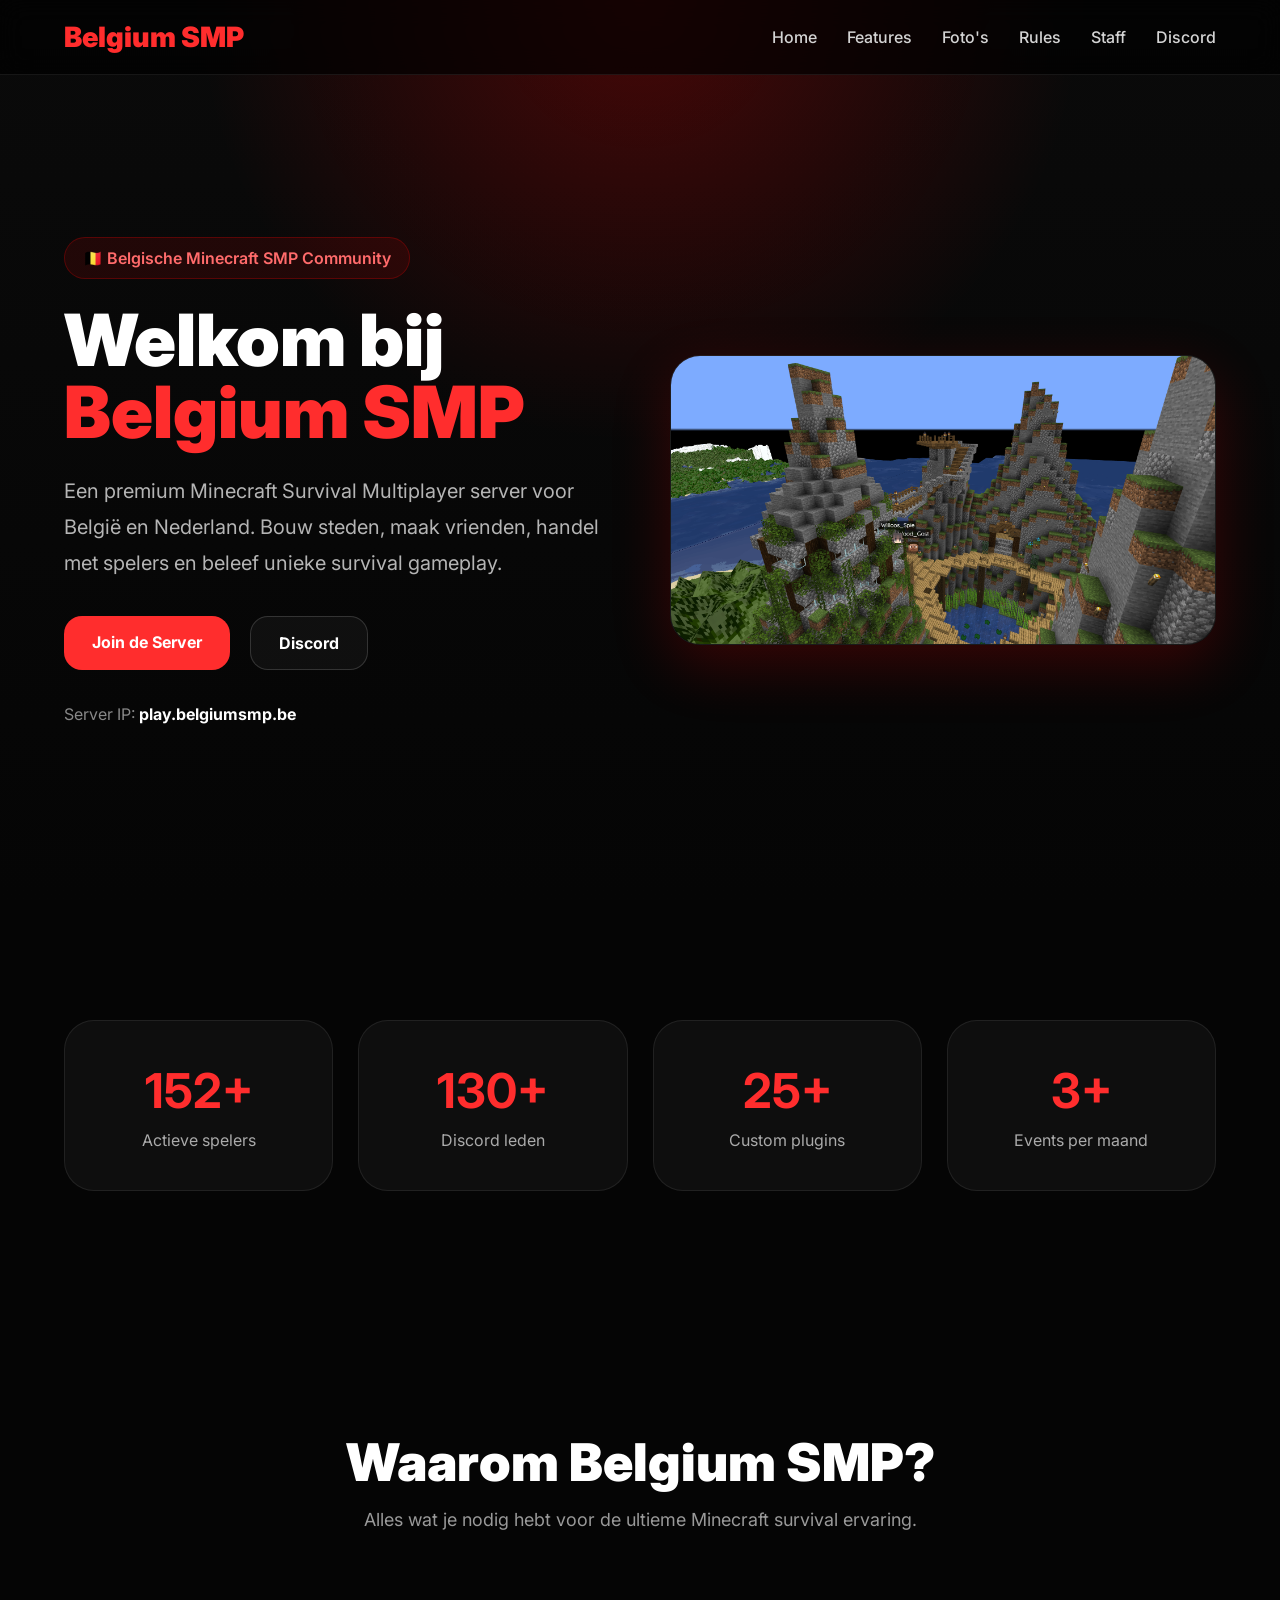
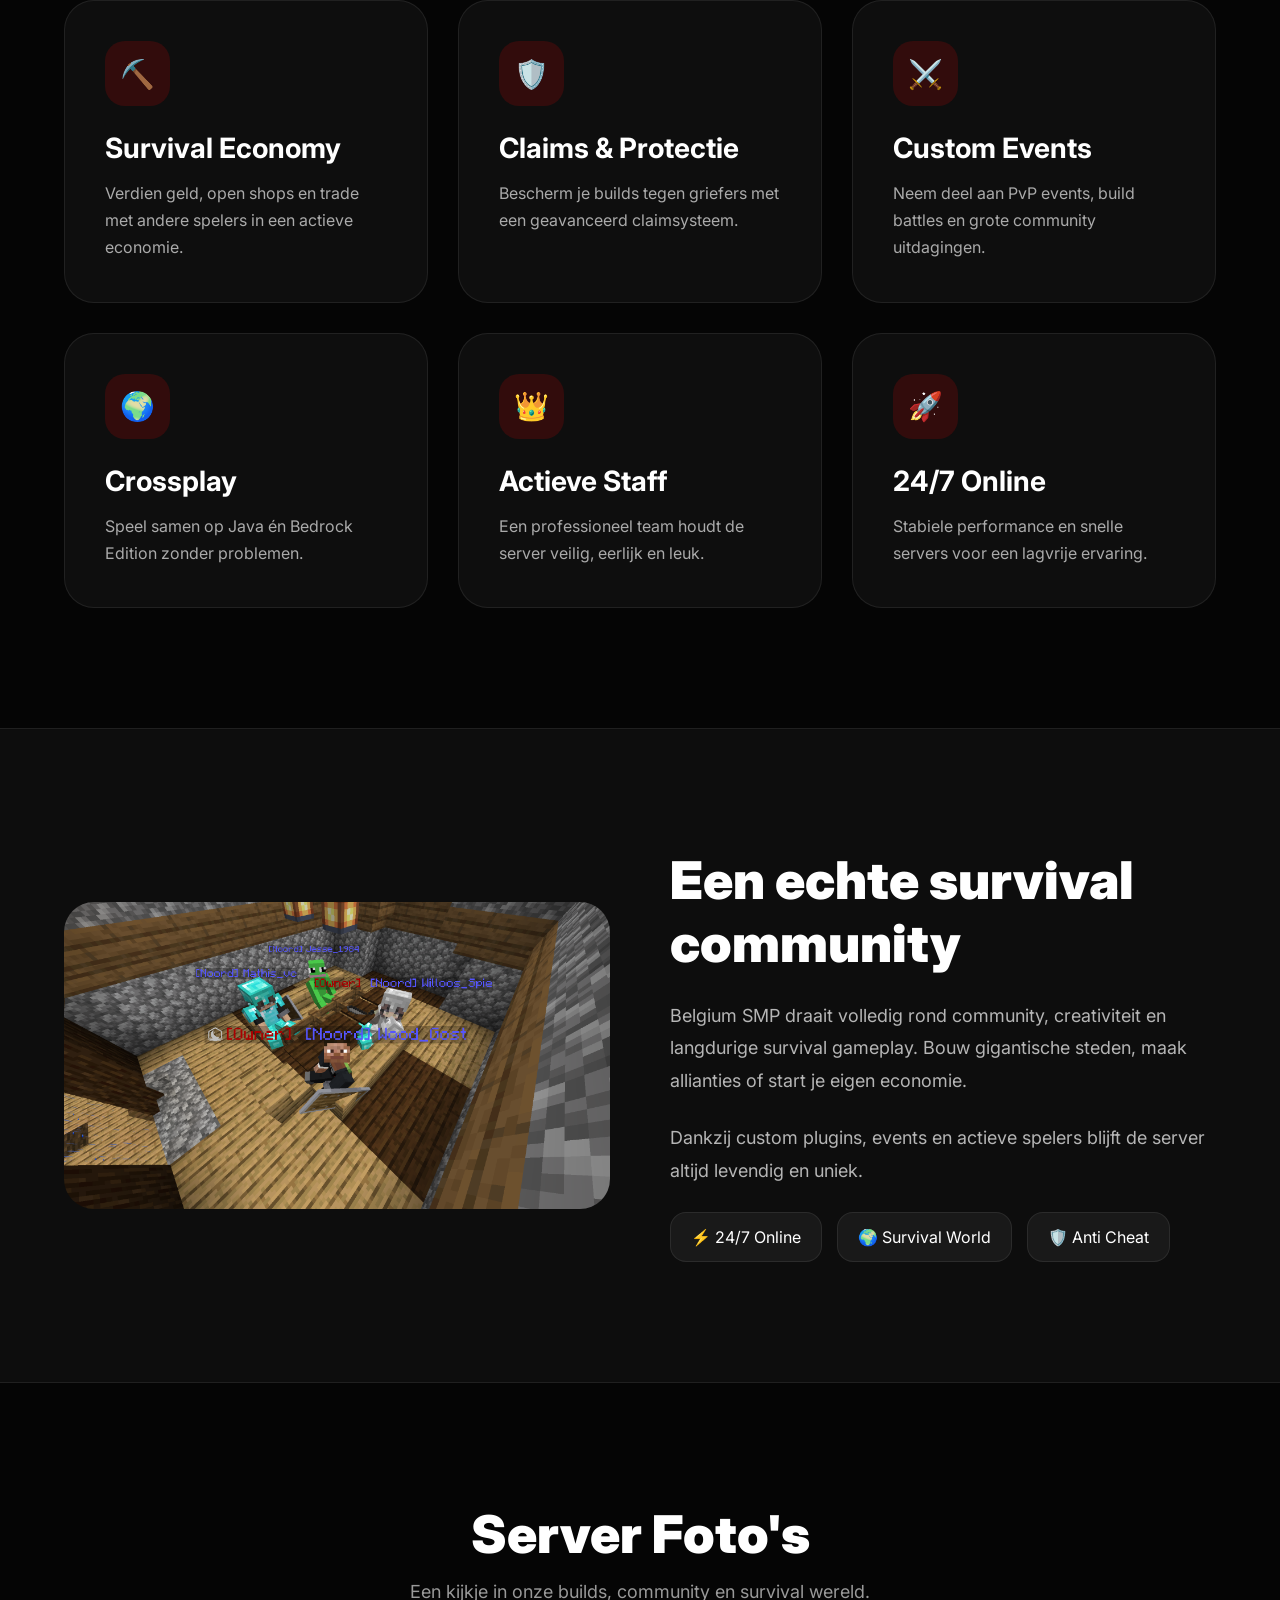
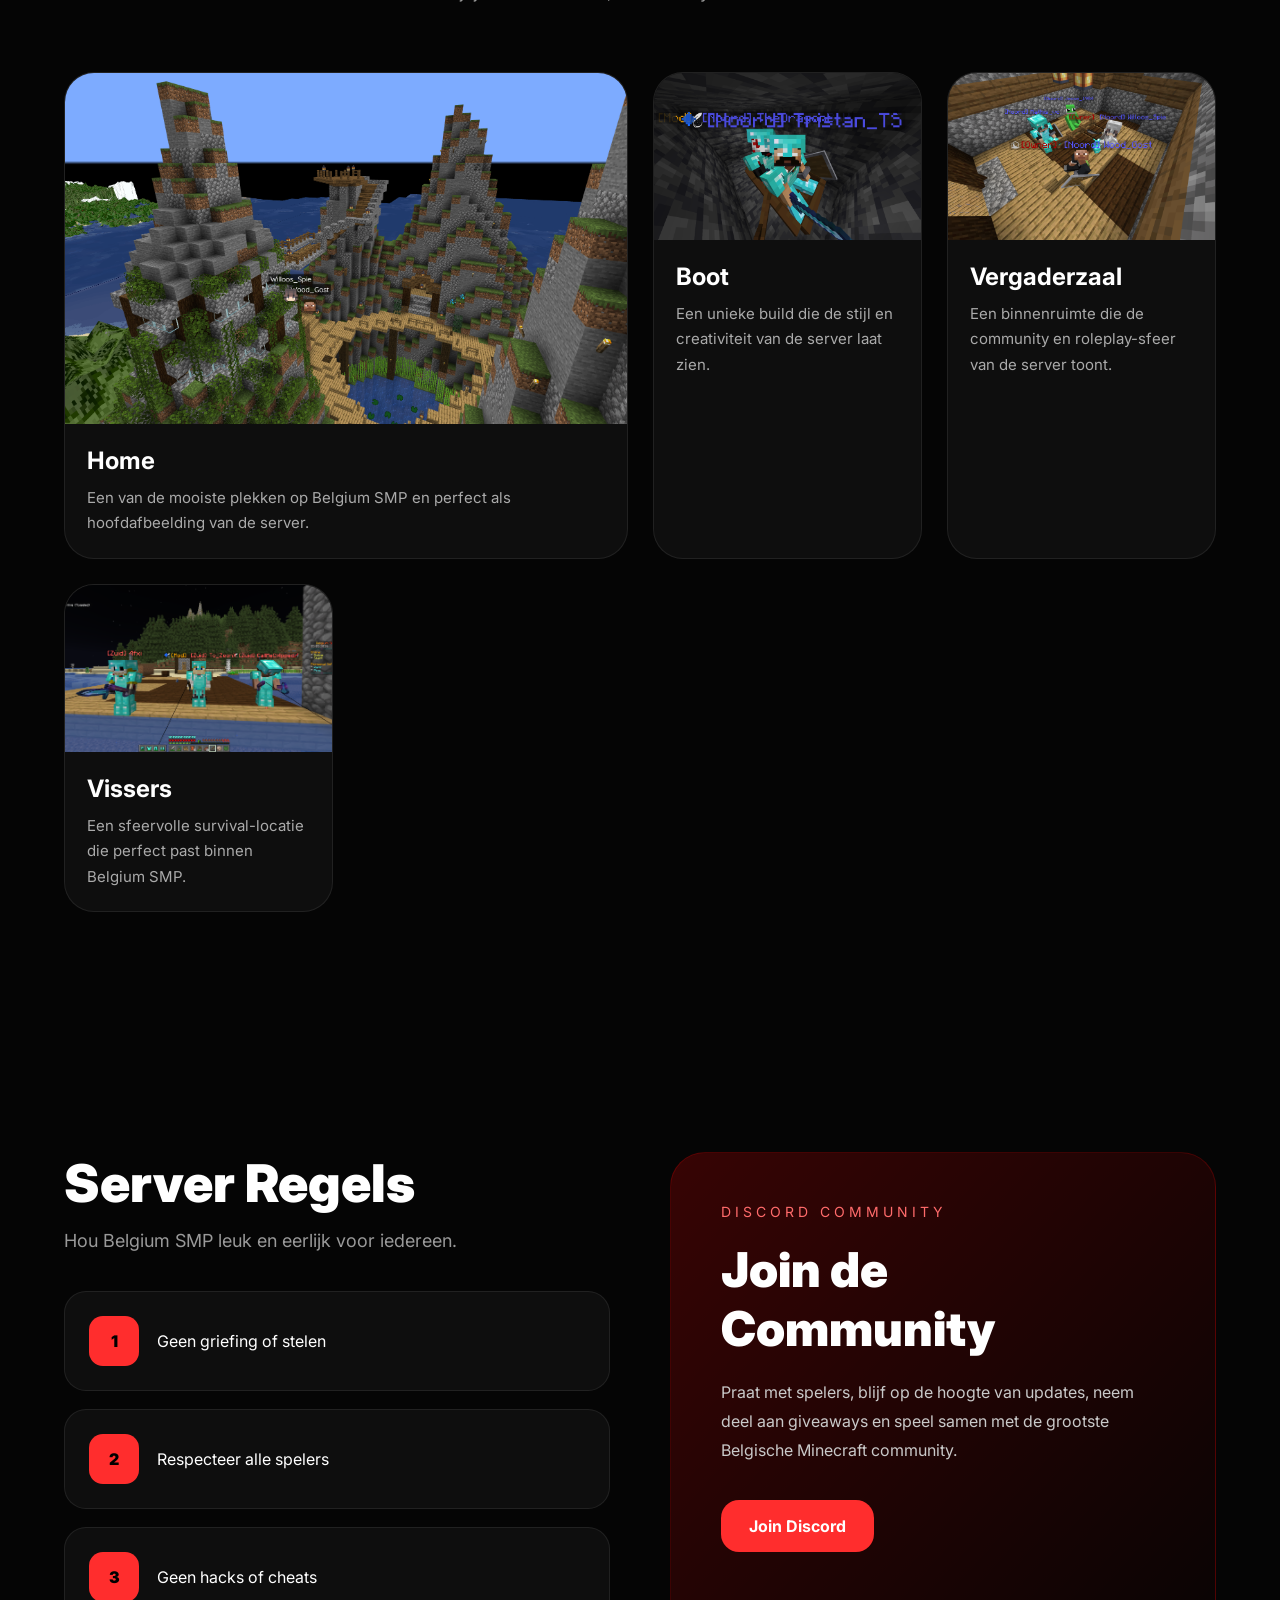
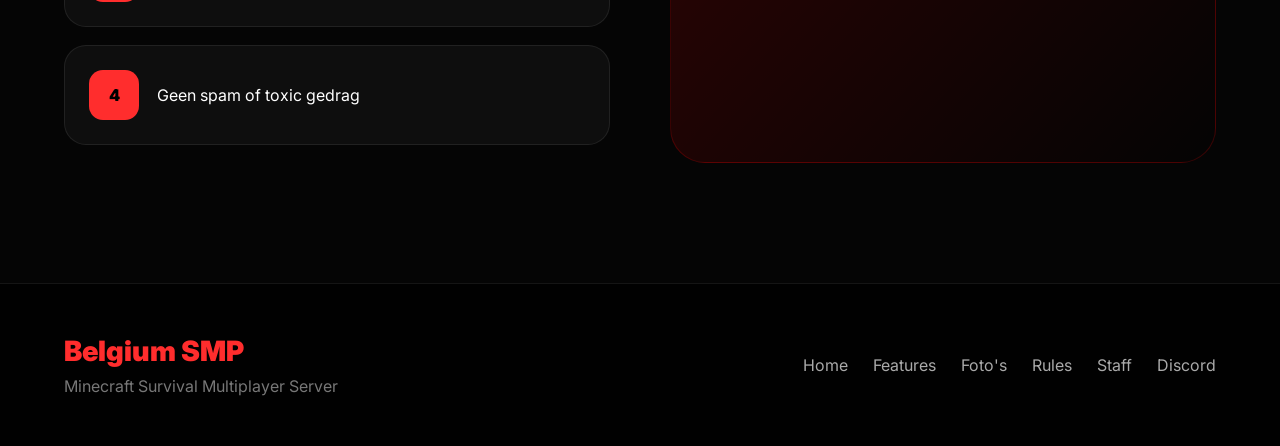
<file: index.html>
<!DOCTYPE html>
<html lang="nl">
<head>
  <meta charset="UTF-8" />
  <meta name="viewport" content="width=device-width, initial-scale=1.0" />
  <title>Belgium SMP | Minecraft Survival Server</title>

  <link rel="preconnect" href="https://fonts.googleapis.com">
  <link rel="preconnect" href="https://fonts.gstatic.com" crossorigin>
  <link href="https://fonts.googleapis.com/css2?family=Inter:wght@400;500;700;800;900&display=swap" rel="stylesheet">

  <style>
    * {
      margin: 0;
      padding: 0;
      box-sizing: border-box;
    }

    html {
      scroll-behavior: smooth;
    }

    body {
      font-family: 'Inter', sans-serif;
      background: #050505;
      color: white;
      overflow-x: hidden;
    }

    body.menu-open {
      overflow: hidden;
    }

    a {
      text-decoration: none;
      color: inherit;
    }

    img {
      max-width: 100%;
      display: block;
    }

    button {
      font: inherit;
      color: inherit;
      background: none;
      border: none;
      cursor: pointer;
    }

    .container {
      width: 90%;
      max-width: 1300px;
      margin: auto;
    }

    header {
      position: fixed;
      top: 0;
      width: 100%;
      z-index: 1000;
      background: rgba(0, 0, 0, 0.7);
      backdrop-filter: blur(12px);
      border-bottom: 1px solid rgba(255, 255, 255, 0.08);
    }

    nav {
      display: flex;
      justify-content: space-between;
      align-items: center;
      padding: 20px 0;
      gap: 20px;
    }

    .logo {
      font-size: 28px;
      font-weight: 900;
      color: #ff2d2d;
      flex-shrink: 0;
    }

    .nav-links {
      display: flex;
      gap: 30px;
      color: #d4d4d4;
      font-weight: 500;
      flex-wrap: wrap;
      align-items: center;
    }

    .nav-links a:hover {
      color: white;
    }

    .menu-toggle {
      display: none;
      width: 52px;
      height: 52px;
      border-radius: 16px;
      border: 1px solid rgba(255,255,255,0.12);
      background: rgba(255,255,255,0.05);
      align-items: center;
      justify-content: center;
      flex-direction: column;
      gap: 5px;
      flex-shrink: 0;
    }

    .menu-toggle span {
      width: 20px;
      height: 2px;
      background: white;
      border-radius: 999px;
      transition: 0.3s ease;
    }

    .menu-toggle.active span:nth-child(1) {
      transform: translateY(7px) rotate(45deg);
    }

    .menu-toggle.active span:nth-child(2) {
      opacity: 0;
    }

    .menu-toggle.active span:nth-child(3) {
      transform: translateY(-7px) rotate(-45deg);
    }

    .mobile-menu {
      display: none;
      position: fixed;
      top: 86px;
      left: 16px;
      right: 16px;
      background: rgba(10, 10, 10, 0.98);
      border: 1px solid rgba(255,255,255,0.08);
      border-radius: 24px;
      padding: 18px;
      box-shadow: 0 20px 60px rgba(0,0,0,0.45);
      z-index: 999;
    }

    .mobile-menu.active {
      display: block;
    }

    .mobile-menu a {
      display: block;
      padding: 14px 16px;
      border-radius: 14px;
      color: #d8d8d8;
      font-weight: 600;
    }

    .mobile-menu a:hover {
      background: rgba(255,255,255,0.06);
      color: white;
    }

    .hero {
      min-height: 100vh;
      display: flex;
      align-items: center;
      background:
        radial-gradient(circle at top, rgba(255, 0, 0, 0.25), transparent 40%),
        linear-gradient(to bottom, #0a0a0a, #050505);
      padding-top: 100px;
    }

    .hero-content {
      display: grid;
      grid-template-columns: repeat(auto-fit, minmax(320px, 1fr));
      gap: 60px;
      align-items: center;
    }

    .badge {
      display: inline-block;
      padding: 10px 18px;
      background: rgba(255, 0, 0, 0.1);
      border: 1px solid rgba(255, 0, 0, 0.25);
      border-radius: 999px;
      margin-bottom: 25px;
      color: #ff6b6b;
      font-weight: 600;
    }

    .hero h1 {
      font-size: 72px;
      line-height: 1;
      font-weight: 900;
      margin-bottom: 25px;
    }

    .hero h1 span {
      color: #ff2d2d;
    }

    .hero p {
      color: #b5b5b5;
      font-size: 20px;
      line-height: 1.8;
      margin-bottom: 35px;
    }

    .buttons {
      display: flex;
      gap: 20px;
      flex-wrap: wrap;
    }

    .btn {
      padding: 16px 28px;
      border-radius: 18px;
      font-weight: 700;
      transition: 0.3s;
      display: inline-block;
    }

    .btn-primary {
      background: #ff2d2d;
      color: white;
    }

    .btn-primary:hover {
      background: #ff4444;
      transform: translateY(-2px);
    }

    .btn-secondary {
      border: 1px solid rgba(255, 255, 255, 0.15);
      background: rgba(255, 255, 255, 0.04);
    }

    .btn-secondary:hover {
      background: rgba(255, 255, 255, 0.1);
    }

    .hero-image img {
      width: 100%;
      border-radius: 30px;
      border: 1px solid rgba(255, 255, 255, 0.08);
      box-shadow: 0 20px 60px rgba(255, 0, 0, 0.2);
      object-fit: cover;
    }

    .section {
      padding: 120px 0;
    }

    .section-title {
      text-align: center;
      margin-bottom: 70px;
    }

    .section-title h2 {
      font-size: 52px;
      margin-bottom: 15px;
      font-weight: 900;
    }

    .section-title p {
      color: #999;
      font-size: 18px;
    }

    .stats {
      display: grid;
      grid-template-columns: repeat(auto-fit, minmax(220px, 1fr));
      gap: 25px;
    }

    .stat-card {
      background: rgba(255, 255, 255, 0.04);
      border: 1px solid rgba(255, 255, 255, 0.08);
      padding: 40px;
      border-radius: 30px;
      text-align: center;
    }

    .stat-card h2 {
      font-size: 48px;
      color: #ff2d2d;
      margin-bottom: 10px;
    }

    .stat-card p {
      color: #aaa;
    }

    .features {
      display: grid;
      grid-template-columns: repeat(auto-fit, minmax(300px, 1fr));
      gap: 30px;
    }

    .feature-card {
      background: rgba(255, 255, 255, 0.04);
      border: 1px solid rgba(255, 255, 255, 0.08);
      border-radius: 30px;
      padding: 40px;
      transition: 0.3s;
    }

    .feature-card:hover {
      transform: translateY(-8px);
      background: rgba(255, 255, 255, 0.06);
    }

    .feature-icon {
      width: 65px;
      height: 65px;
      border-radius: 20px;
      background: rgba(255, 0, 0, 0.15);
      display: flex;
      align-items: center;
      justify-content: center;
      font-size: 28px;
      margin-bottom: 25px;
    }

    .feature-card h3 {
      font-size: 28px;
      margin-bottom: 15px;
    }

    .feature-card p {
      color: #aaa;
      line-height: 1.7;
    }

    .about {
      background: rgba(255, 255, 255, 0.03);
      border-top: 1px solid rgba(255, 255, 255, 0.08);
      border-bottom: 1px solid rgba(255, 255, 255, 0.08);
    }

    .about-grid {
      display: grid;
      grid-template-columns: repeat(auto-fit, minmax(320px, 1fr));
      gap: 60px;
      align-items: center;
    }

    .about img {
      width: 100%;
      border-radius: 30px;
      object-fit: cover;
    }

    .about h2 {
      font-size: 52px;
      margin-bottom: 25px;
      font-weight: 900;
    }

    .about p {
      color: #b5b5b5;
      line-height: 1.8;
      margin-bottom: 25px;
      font-size: 18px;
    }

    .tags {
      display: flex;
      gap: 15px;
      flex-wrap: wrap;
      margin-top: 25px;
    }

    .tag {
      padding: 14px 20px;
      border-radius: 16px;
      background: rgba(255, 255, 255, 0.05);
      border: 1px solid rgba(255, 255, 255, 0.08);
    }

    .photo-grid {
      display: grid;
      grid-template-columns: repeat(auto-fit, minmax(260px, 1fr));
      gap: 25px;
    }

    .photo-card {
      background: rgba(255, 255, 255, 0.04);
      border: 1px solid rgba(255, 255, 255, 0.08);
      border-radius: 30px;
      overflow: hidden;
      transition: 0.3s;
    }

    .photo-card:hover {
      transform: translateY(-8px);
      background: rgba(255, 255, 255, 0.06);
      box-shadow: 0 20px 60px rgba(255, 0, 0, 0.15);
    }

    .photo-card img {
      width: 100%;
      aspect-ratio: 16 / 10;
      object-fit: cover;
    }

    .photo-card-content {
      padding: 22px;
    }

    .photo-card-content h3 {
      font-size: 24px;
      margin-bottom: 10px;
    }

    .photo-card-content p {
      color: #aaa;
      line-height: 1.7;
      font-size: 15px;
    }

    .photo-card-large {
      grid-column: span 2;
    }

    .rules-grid {
      display: grid;
      grid-template-columns: repeat(auto-fit, minmax(320px, 1fr));
      gap: 60px;
    }

    .rule {
      background: rgba(255, 255, 255, 0.04);
      border: 1px solid rgba(255, 255, 255, 0.08);
      border-radius: 22px;
      padding: 24px;
      display: flex;
      align-items: center;
      gap: 18px;
      margin-bottom: 18px;
    }

    .rule-number {
      width: 50px;
      height: 50px;
      border-radius: 14px;
      background: #ff2d2d;
      display: flex;
      align-items: center;
      justify-content: center;
      font-weight: 900;
      color: black;
      flex-shrink: 0;
    }

    .discord-box {
      padding: 50px;
      border-radius: 35px;
      background: linear-gradient(to bottom right, rgba(255, 0, 0, 0.2), transparent);
      border: 1px solid rgba(255, 0, 0, 0.2);
    }

    .discord-box h2 {
      font-size: 48px;
      margin: 20px 0;
      font-weight: 900;
    }

    .discord-box p {
      color: #c9c9c9;
      line-height: 1.8;
      margin-bottom: 35px;
    }

    footer {
      border-top: 1px solid rgba(255, 255, 255, 0.08);
      padding: 50px 0;
      background: rgba(0, 0, 0, 0.7);
    }

    .footer-content {
      display: flex;
      justify-content: space-between;
      flex-wrap: wrap;
      gap: 20px;
      align-items: center;
    }

    .footer-links {
      display: flex;
      gap: 25px;
      color: #aaa;
      flex-wrap: wrap;
    }

    .footer-links a:hover {
      color: white;
    }

    @media (max-width: 768px) {
      .container {
        width: calc(100% - 32px);
      }

      header {
        background: rgba(0, 0, 0, 0.88);
      }

      nav {
        padding: 14px 0;
      }

      .logo {
        font-size: 22px;
      }

      .nav-links {
        display: none;
      }

      .menu-toggle {
        display: flex;
      }

      .hero {
        min-height: auto;
        padding-top: 110px;
        padding-bottom: 50px;
      }

      .hero-content {
        grid-template-columns: 1fr;
        gap: 34px;
      }

      .hero h1 {
        font-size: 42px;
      }

      .hero p {
        font-size: 17px;
        line-height: 1.7;
        margin-bottom: 24px;
      }

      .badge {
        font-size: 14px;
        padding: 8px 14px;
        margin-bottom: 18px;
      }

      .buttons {
        flex-direction: column;
        gap: 14px;
      }

      .btn {
        width: 100%;
        text-align: center;
        padding: 15px 20px;
        border-radius: 16px;
      }

      .hero-image {
        order: -1;
      }

      .hero-image img,
      .about img {
        border-radius: 22px;
      }

      .section {
        padding: 75px 0;
      }

      .section-title {
        margin-bottom: 36px;
      }

      .section-title h2,
      .about h2,
      .discord-box h2 {
        font-size: 32px;
        line-height: 1.1;
      }

      .section-title p,
      .about p,
      .discord-box p {
        font-size: 16px;
      }

      .stats,
      .features,
      .about-grid,
      .rules-grid,
      .photo-grid {
        grid-template-columns: 1fr;
        gap: 20px;
      }

      .stat-card,
      .feature-card,
      .discord-box {
        padding: 24px;
        border-radius: 24px;
      }

      .stat-card h2 {
        font-size: 38px;
      }

      .feature-card h3 {
        font-size: 24px;
      }

      .feature-icon {
        width: 56px;
        height: 56px;
        font-size: 24px;
        border-radius: 18px;
        margin-bottom: 18px;
      }

      .tags {
        gap: 10px;
      }

      .tag {
        width: 100%;
        text-align: center;
        padding: 12px 16px;
        border-radius: 14px;
      }

      .photo-card-large {
        grid-column: span 1;
      }

      .photo-card-content {
        padding: 18px;
      }

      .photo-card-content h3 {
        font-size: 22px;
      }

      .rule {
        padding: 18px;
        border-radius: 18px;
        gap: 14px;
        align-items: flex-start;
      }

      .rule-number {
        width: 42px;
        height: 42px;
        border-radius: 12px;
        font-size: 14px;
      }

      .footer-content {
        flex-direction: column;
        align-items: flex-start;
      }

      .footer-links {
        gap: 14px;
        flex-wrap: wrap;
      }
    }

    @media (max-width: 480px) {
      .hero h1 {
        font-size: 34px;
      }

      .section-title h2,
      .about h2,
      .discord-box h2 {
        font-size: 28px;
      }

      .hero p,
      .about p,
      .discord-box p,
      .feature-card p,
      .photo-card-content p {
        font-size: 15px;
      }

      .stat-card,
      .feature-card,
      .discord-box,
      .rule {
        padding: 20px;
      }

      .badge {
        font-size: 13px;
        width: 100%;
        text-align: center;
      }

      .mobile-menu {
        top: 78px;
        left: 12px;
        right: 12px;
      }
    }
  </style>
</head>
<body>
  <header>
    <div class="container">
      <nav aria-label="Hoofdnavigatie">
        <a href="#home" class="logo">Belgium SMP</a>

        <div class="nav-links">
          <a href="#home">Home</a>
          <a href="#features">Features</a>
          <a href="#photos">Foto's</a>
          <a href="#rules">Rules</a>
          <a href="staff.html">Staff</a>
          <a href="#discord">Discord</a>
        </div>

        <button class="menu-toggle" id="menuToggle" aria-label="Open menu" aria-expanded="false" aria-controls="mobileMenu">
          <span></span>
          <span></span>
          <span></span>
        </button>
      </nav>

      <div class="mobile-menu" id="mobileMenu">
        <a href="#home">Home</a>
        <a href="#features">Features</a>
        <a href="#photos">Foto's</a>
        <a href="#rules">Rules</a>
        <a href="staff.html">Staff</a>
        <a href="#discord">Discord</a>
      </div>
    </div>
  </header>

  <main>
    <section class="hero" id="home">
      <div class="container hero-content">
        <div>
          <div class="badge">🇧🇪 Belgische Minecraft SMP Community</div>

          <h1>Welkom bij <span>Belgium SMP</span></h1>

          <p>
            Een premium Minecraft Survival Multiplayer server voor België en Nederland.
            Bouw steden, maak vrienden, handel met spelers en beleef unieke survival gameplay.
          </p>

          <div class="buttons">
            <a href="https://belgiumsmp.be/join" class="btn btn-primary" target="_blank" rel="noopener noreferrer">Join de Server</a>
            <a href="#discord" class="btn btn-secondary">Discord</a>
          </div>

          <p style="margin-top: 30px; font-size: 16px; color: #888;">
            Server IP: <strong style="color:white;">play.belgiumsmp.be</strong>
          </p>
        </div>

        <div class="hero-image">
          <img src="images/home.png" alt="Belgium SMP home build" />
        </div>
      </div>
    </section>

    <section class="section" aria-label="Statistieken">
      <div class="container">
        <div class="stats">
          <article class="stat-card">
            <h2>152+</h2>
            <p>Actieve spelers</p>
          </article>

          <article class="stat-card">
            <h2>130+</h2>
            <p>Discord leden</p>
          </article>

          <article class="stat-card">
            <h2>25+</h2>
            <p>Custom plugins</p>
          </article>

          <article class="stat-card">
            <h2>3+</h2>
            <p>Events per maand</p>
          </article>
        </div>
      </div>
    </section>

    <section class="section" id="features">
      <div class="container">
        <div class="section-title">
          <h2>Waarom Belgium SMP?</h2>
          <p>Alles wat je nodig hebt voor de ultieme Minecraft survival ervaring.</p>
        </div>

        <div class="features">
          <article class="feature-card">
            <div class="feature-icon">⛏️</div>
            <h3>Survival Economy</h3>
            <p>Verdien geld, open shops en trade met andere spelers in een actieve economie.</p>
          </article>

          <article class="feature-card">
            <div class="feature-icon">🛡️</div>
            <h3>Claims & Protectie</h3>
            <p>Bescherm je builds tegen griefers met een geavanceerd claimsysteem.</p>
          </article>

          <article class="feature-card">
            <div class="feature-icon">⚔️</div>
            <h3>Custom Events</h3>
            <p>Neem deel aan PvP events, build battles en grote community uitdagingen.</p>
          </article>

          <article class="feature-card">
            <div class="feature-icon">🌍</div>
            <h3>Crossplay</h3>
            <p>Speel samen op Java én Bedrock Edition zonder problemen.</p>
          </article>

          <article class="feature-card">
            <div class="feature-icon">👑</div>
            <h3>Actieve Staff</h3>
            <p>Een professioneel team houdt de server veilig, eerlijk en leuk.</p>
          </article>

          <article class="feature-card">
            <div class="feature-icon">🚀</div>
            <h3>24/7 Online</h3>
            <p>Stabiele performance en snelle servers voor een lagvrije ervaring.</p>
          </article>
        </div>
      </div>
    </section>

    <section class="section about">
      <div class="container about-grid">
        <div>
          <img src="images/vergaderzaal.png" alt="Belgium SMP vergaderzaal" />
        </div>

        <div>
          <h2>Een echte survival community</h2>

          <p>
            Belgium SMP draait volledig rond community, creativiteit en langdurige survival gameplay.
            Bouw gigantische steden, maak allianties of start je eigen economie.
          </p>

          <p>
            Dankzij custom plugins, events en actieve spelers blijft de server altijd levendig en uniek.
          </p>

          <div class="tags">
            <div class="tag">⚡ 24/7 Online</div>
            <div class="tag">🌍 Survival World</div>
            <div class="tag">🛡️ Anti Cheat</div>
          </div>
        </div>
      </div>
    </section>

    <section class="section" id="photos">
      <div class="container">
        <div class="section-title">
          <h2>Server Foto's</h2>
          <p>Een kijkje in onze builds, community en survival wereld.</p>
        </div>

        <div class="photo-grid">
          <article class="photo-card photo-card-large">
            <img src="images/home.png" alt="Belgium SMP home build">
            <div class="photo-card-content">
              <h3>Home</h3>
              <p>Een van de mooiste plekken op Belgium SMP en perfect als hoofdafbeelding van de server.</p>
            </div>
          </article>

          <article class="photo-card">
            <img src="images/boot.png" alt="Belgium SMP boot build">
            <div class="photo-card-content">
              <h3>Boot</h3>
              <p>Een unieke build die de stijl en creativiteit van de server laat zien.</p>
            </div>
          </article>

          <article class="photo-card">
            <img src="images/vergaderzaal.png" alt="Belgium SMP vergaderzaal">
            <div class="photo-card-content">
              <h3>Vergaderzaal</h3>
              <p>Een binnenruimte die de community en roleplay-sfeer van de server toont.</p>
            </div>
          </article>

          <article class="photo-card">
            <img src="images/vissers.png" alt="Belgium SMP vissers build">
            <div class="photo-card-content">
              <h3>Vissers</h3>
              <p>Een sfeervolle survival-locatie die perfect past binnen Belgium SMP.</p>
            </div>
          </article>
        </div>
      </div>
    </section>

    <section class="section" id="rules">
      <div class="container rules-grid">
        <div>
          <div class="section-title" style="text-align:left; margin-bottom:40px;">
            <h2>Server Regels</h2>
            <p>Hou Belgium SMP leuk en eerlijk voor iedereen.</p>
          </div>

          <div class="rule">
            <div class="rule-number">1</div>
            <div>Geen griefing of stelen</div>
          </div>

          <div class="rule">
            <div class="rule-number">2</div>
            <div>Respecteer alle spelers</div>
          </div>

          <div class="rule">
            <div class="rule-number">3</div>
            <div>Geen hacks of cheats</div>
          </div>

          <div class="rule">
            <div class="rule-number">4</div>
            <div>Geen spam of toxic gedrag</div>
          </div>
        </div>

        <aside class="discord-box" id="discord">
          <div style="color:#ff6b6b; letter-spacing:4px; text-transform:uppercase; font-size:14px;">
            Discord Community
          </div>

          <h2>Join de Community</h2>

          <p>
            Praat met spelers, blijf op de hoogte van updates, neem deel aan giveaways
            en speel samen met de grootste Belgische Minecraft community.
          </p>

          <a href="https://discord.gg/jQHyVaW2mW" class="btn btn-primary" target="_blank" rel="noopener noreferrer">
            Join Discord
          </a>
        </aside>
      </div>
    </section>
  </main>

  <footer>
    <div class="container footer-content">
      <div>
        <a href="#home" class="logo">Belgium SMP</a>
        <p style="color:#777; margin-top:8px;">
          Minecraft Survival Multiplayer Server
        </p>
      </div>

      <div class="footer-links">
        <a href="#home">Home</a>
        <a href="#features">Features</a>
        <a href="#photos">Foto's</a>
        <a href="#rules">Rules</a>
        <a href="staff.html">Staff</a>
        <a href="#discord">Discord</a>
      </div>
    </div>
  </footer>

  <script>
    const menuToggle = document.getElementById('menuToggle');
    const mobileMenu = document.getElementById('mobileMenu');
    const mobileLinks = mobileMenu.querySelectorAll('a');

    menuToggle.addEventListener('click', () => {
      const isOpen = mobileMenu.classList.toggle('active');
      menuToggle.classList.toggle('active', isOpen);
      menuToggle.setAttribute('aria-expanded', isOpen);
      document.body.classList.toggle('menu-open', isOpen);
    });

    mobileLinks.forEach(link => {
      link.addEventListener('click', () => {
        mobileMenu.classList.remove('active');
        menuToggle.classList.remove('active');
        menuToggle.setAttribute('aria-expanded', 'false');
        document.body.classList.remove('menu-open');
      });
    });

    document.addEventListener('click', (event) => {
      const clickedInsideMenu = mobileMenu.contains(event.target);
      const clickedToggle = menuToggle.contains(event.target);

      if (!clickedInsideMenu && !clickedToggle && mobileMenu.classList.contains('active')) {
        mobileMenu.classList.remove('active');
        menuToggle.classList.remove('active');
        menuToggle.setAttribute('aria-expanded', 'false');
        document.body.classList.remove('menu-open');
      }
    });
  </script>
</body>
</html>
</file>
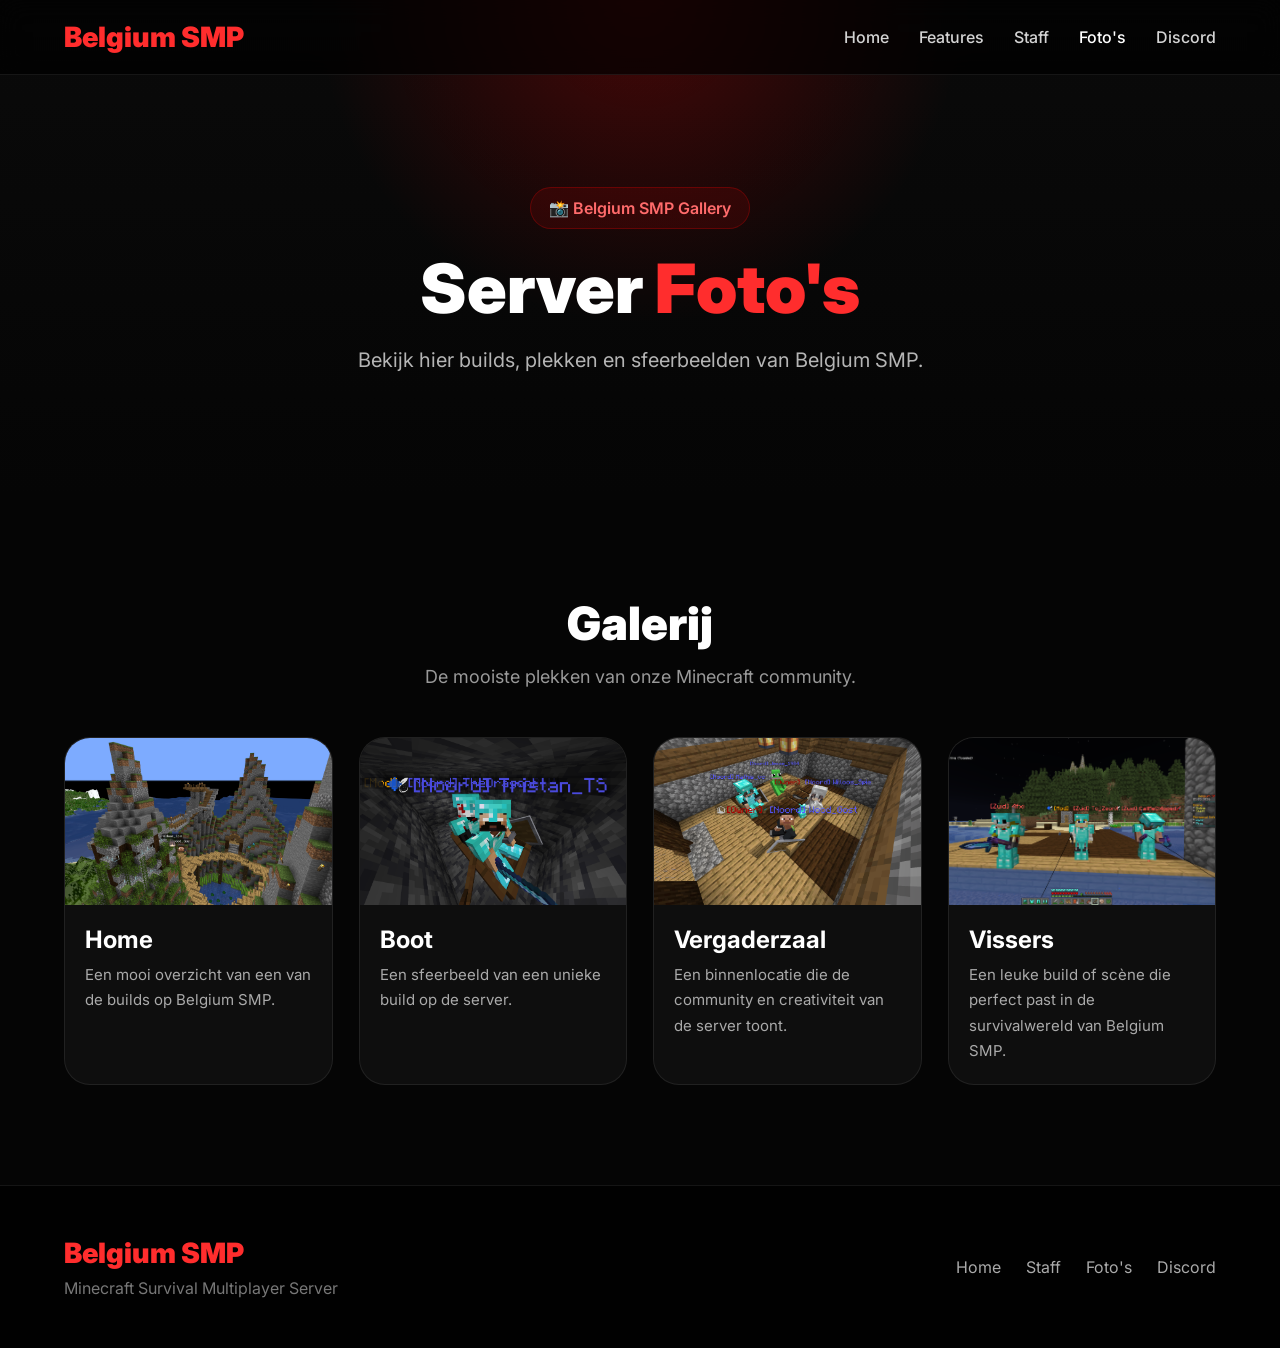
<file: fotos.html>
<!DOCTYPE html>
<html lang="nl">
<head>
  <meta charset="UTF-8" />
  <meta name="viewport" content="width=device-width, initial-scale=1.0" />
  <title>Belgium SMP | Foto's</title>

  <link rel="preconnect" href="https://fonts.googleapis.com">
  <link rel="preconnect" href="https://fonts.gstatic.com" crossorigin>
  <link href="https://fonts.googleapis.com/css2?family=Inter:wght@400;500;700;800;900&display=swap" rel="stylesheet">

  <style>
    * {
      margin: 0;
      padding: 0;
      box-sizing: border-box;
    }

    html {
      scroll-behavior: smooth;
    }

    body {
      font-family: 'Inter', sans-serif;
      background: #050505;
      color: white;
      overflow-x: hidden;
    }

    a {
      text-decoration: none;
      color: inherit;
    }

    img {
      max-width: 100%;
      display: block;
    }

    .container {
      width: 90%;
      max-width: 1300px;
      margin: auto;
    }

    header {
      position: fixed;
      top: 0;
      width: 100%;
      z-index: 1000;
      background: rgba(0, 0, 0, 0.7);
      backdrop-filter: blur(12px);
      border-bottom: 1px solid rgba(255, 255, 255, 0.08);
    }

    nav {
      display: flex;
      justify-content: space-between;
      align-items: center;
      padding: 20px 0;
    }

    .logo {
      font-size: 28px;
      font-weight: 900;
      color: #ff2d2d;
    }

    .nav-links {
      display: flex;
      gap: 30px;
      color: #d4d4d4;
      font-weight: 500;
      flex-wrap: wrap;
    }

    .nav-links a:hover,
    .nav-links a.active {
      color: white;
    }

    .hero {
      min-height: 55vh;
      display: flex;
      align-items: center;
      text-align: center;
      background:
        radial-gradient(circle at top, rgba(255, 0, 0, 0.25), transparent 40%),
        linear-gradient(to bottom, #0a0a0a, #050505);
      padding-top: 120px;
      padding-bottom: 50px;
    }

    .hero-content {
      max-width: 860px;
      margin: 0 auto;
    }

    .badge {
      display: inline-block;
      padding: 10px 18px;
      background: rgba(255, 0, 0, 0.1);
      border: 1px solid rgba(255, 0, 0, 0.25);
      border-radius: 999px;
      margin-bottom: 25px;
      color: #ff6b6b;
      font-weight: 600;
    }

    .hero h1 {
      font-size: 68px;
      line-height: 1;
      font-weight: 900;
      margin-bottom: 20px;
    }

    .hero h1 span {
      color: #ff2d2d;
    }

    .hero p {
      color: #b5b5b5;
      font-size: 20px;
      line-height: 1.8;
    }

    .section {
      padding: 100px 0;
    }

    .section-title {
      text-align: center;
      margin-bottom: 50px;
    }

    .section-title h2 {
      font-size: 46px;
      margin-bottom: 15px;
      font-weight: 900;
    }

    .section-title p {
      color: #999;
      font-size: 18px;
    }

    .gallery {
      display: grid;
      grid-template-columns: repeat(auto-fit, minmax(260px, 1fr));
      gap: 26px;
    }

    .gallery-card {
      background: rgba(255, 255, 255, 0.04);
      border: 1px solid rgba(255, 255, 255, 0.08);
      border-radius: 26px;
      overflow: hidden;
      transition: 0.3s;
    }

    .gallery-card:hover {
      transform: translateY(-6px);
      background: rgba(255, 255, 255, 0.06);
      box-shadow: 0 20px 60px rgba(255, 0, 0, 0.12);
    }

    .gallery-card img {
      width: 100%;
      aspect-ratio: 16 / 10;
      object-fit: cover;
    }

    .gallery-content {
      padding: 20px;
    }

    .gallery-content h3 {
      font-size: 24px;
      margin-bottom: 8px;
    }

    .gallery-content p {
      color: #aaa;
      line-height: 1.7;
      font-size: 15px;
    }

    footer {
      border-top: 1px solid rgba(255, 255, 255, 0.08);
      padding: 50px 0;
      background: rgba(0, 0, 0, 0.7);
    }

    .footer-content {
      display: flex;
      justify-content: space-between;
      flex-wrap: wrap;
      gap: 20px;
      align-items: center;
    }

    .footer-links {
      display: flex;
      gap: 25px;
      color: #aaa;
      flex-wrap: wrap;
    }

    .footer-links a:hover {
      color: white;
    }

    @media (max-width: 768px) {
      .container {
        width: calc(100% - 32px);
      }

      nav {
        padding: 14px 0;
      }

      .logo {
        font-size: 22px;
      }

      .nav-links {
        display: none;
      }

      .hero {
        min-height: auto;
        padding-top: 110px;
        padding-bottom: 44px;
      }

      .hero h1 {
        font-size: 40px;
      }

      .hero p {
        font-size: 16px;
      }

      .section {
        padding: 75px 0;
      }

      .section-title h2 {
        font-size: 30px;
      }

      .gallery {
        grid-template-columns: 1fr;
        gap: 18px;
      }

      .gallery-content h3 {
        font-size: 22px;
      }

      .footer-content {
        flex-direction: column;
        align-items: flex-start;
      }
    }
  </style>
</head>
<body>

  <header>
    <div class="container">
      <nav aria-label="Hoofdnavigatie">
        <div class="logo">Belgium SMP</div>

        <div class="nav-links">
          <a href="index.html#home">Home</a>
          <a href="index.html#features">Features</a>
          <a href="staff.html">Staff</a>
          <a href="fotos.html" class="active">Foto's</a>
          <a href="index.html#discord">Discord</a>
        </div>
      </nav>
    </div>
  </header>

  <main>
    <section class="hero">
      <div class="container hero-content">
        <div class="badge">📸 Belgium SMP Gallery</div>
        <h1>Server <span>Foto's</span></h1>
        <p>
          Bekijk hier builds, plekken en sfeerbeelden van Belgium SMP.
        </p>
      </div>
    </section>

    <section class="section">
      <div class="container">
        <div class="section-title">
          <h2>Galerij</h2>
          <p>De mooiste plekken van onze Minecraft community.</p>
        </div>

        <div class="gallery">
          <article class="gallery-card">
            <img src="images/home.png" alt="Belgium SMP home build">
            <div class="gallery-content">
              <h3>Home</h3>
              <p>Een mooi overzicht van een van de builds op Belgium SMP.</p>
            </div>
          </article>

          <article class="gallery-card">
            <img src="images/boot.png" alt="Belgium SMP boot build">
            <div class="gallery-content">
              <h3>Boot</h3>
              <p>Een sfeerbeeld van een unieke build op de server.</p>
            </div>
          </article>

          <article class="gallery-card">
            <img src="images/vergaderzaal.png" alt="Belgium SMP vergaderzaal">
            <div class="gallery-content">
              <h3>Vergaderzaal</h3>
              <p>Een binnenlocatie die de community en creativiteit van de server toont.</p>
            </div>
          </article>

          <article class="gallery-card">
            <img src="images/vissers.png" alt="Belgium SMP vissers build">
            <div class="gallery-content">
              <h3>Vissers</h3>
              <p>Een leuke build of scène die perfect past in de survivalwereld van Belgium SMP.</p>
            </div>
          </article>
        </div>
      </div>
    </section>
  </main>

  <footer>
    <div class="container footer-content">
      <div>
        <div class="logo">Belgium SMP</div>
        <p style="color:#777; margin-top:8px;">
          Minecraft Survival Multiplayer Server
        </p>
      </div>

      <div class="footer-links">
        <a href="index.html#home">Home</a>
        <a href="staff.html">Staff</a>
        <a href="fotos.html">Foto's</a>
        <a href="index.html#discord">Discord</a>
      </div>
    </div>
  </footer>

</body>
</html>
</file>
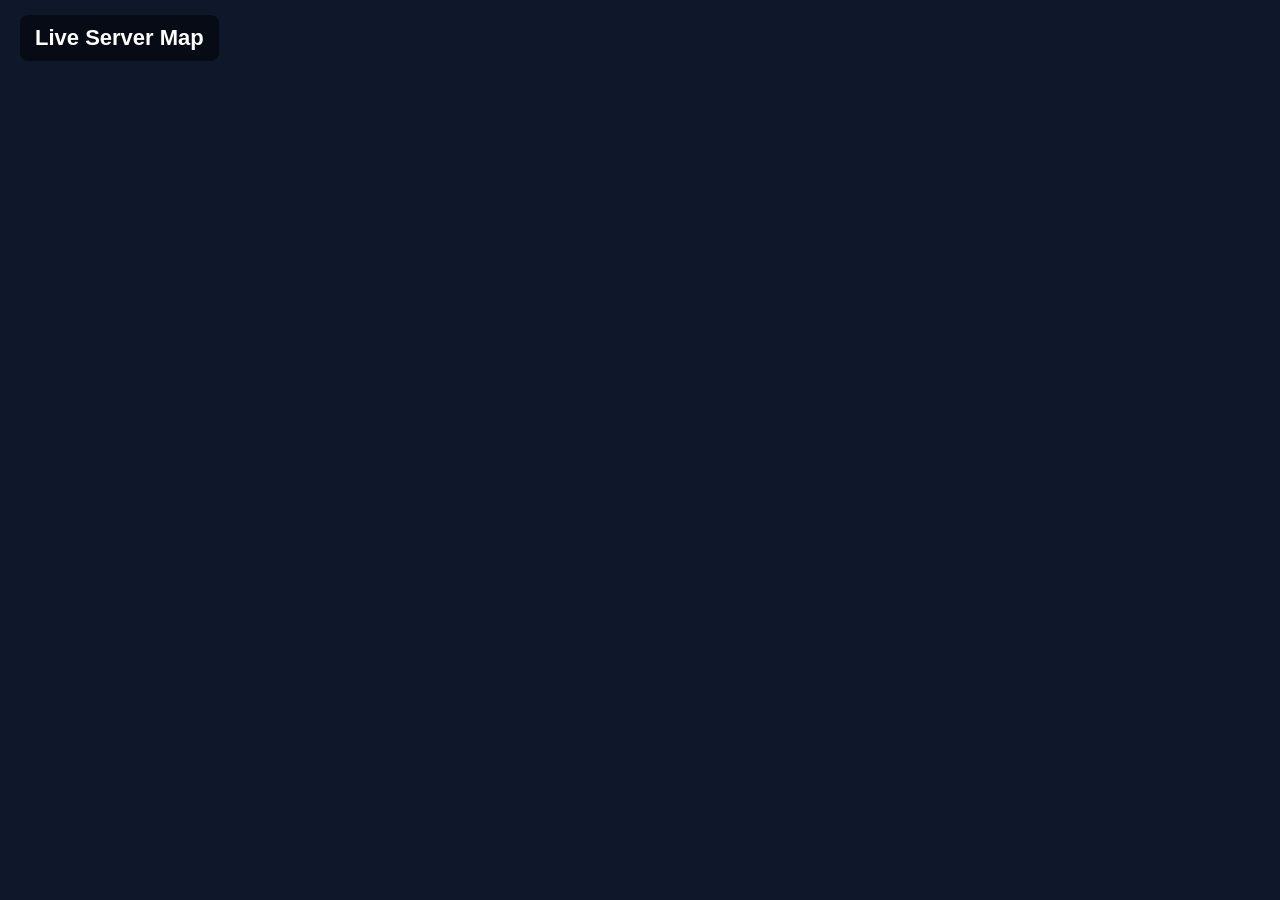
<file: map.html>
<!DOCTYPE html>
<html lang="en">
<head>
  <meta charset="UTF-8" />
  <meta name="viewport" content="width=device-width, initial-scale=1.0" />
  <title>Server Map</title>

  <style>
    body {
      margin: 0;
      background: #0f172a; /* dark background */
      font-family: Arial, sans-serif;
    }

    .map-container {
      position: relative;
      height: 100vh;
      width: 100%;
    }

    iframe {
      position: absolute;
      top: 0;
      left: 0;
      width: 100%;
      height: 100%;
      border: none;
    }

    .header {
      position: absolute;
      top: 15px;
      left: 20px;
      z-index: 10;
      color: white;
      font-size: 22px;
      font-weight: bold;
      background: rgba(0,0,0,0.5);
      padding: 10px 15px;
      border-radius: 8px;
    }
  </style>
</head>

<body>
  <div class="map-container">
    <div class="header">Live Server Map</div>

    <iframe src="http://game-p03.mc-node.net:25601/#world:159:0:-267:1000:0:0:0:1:flat"></iframe>
  </div>
</body>
</html>
</file>
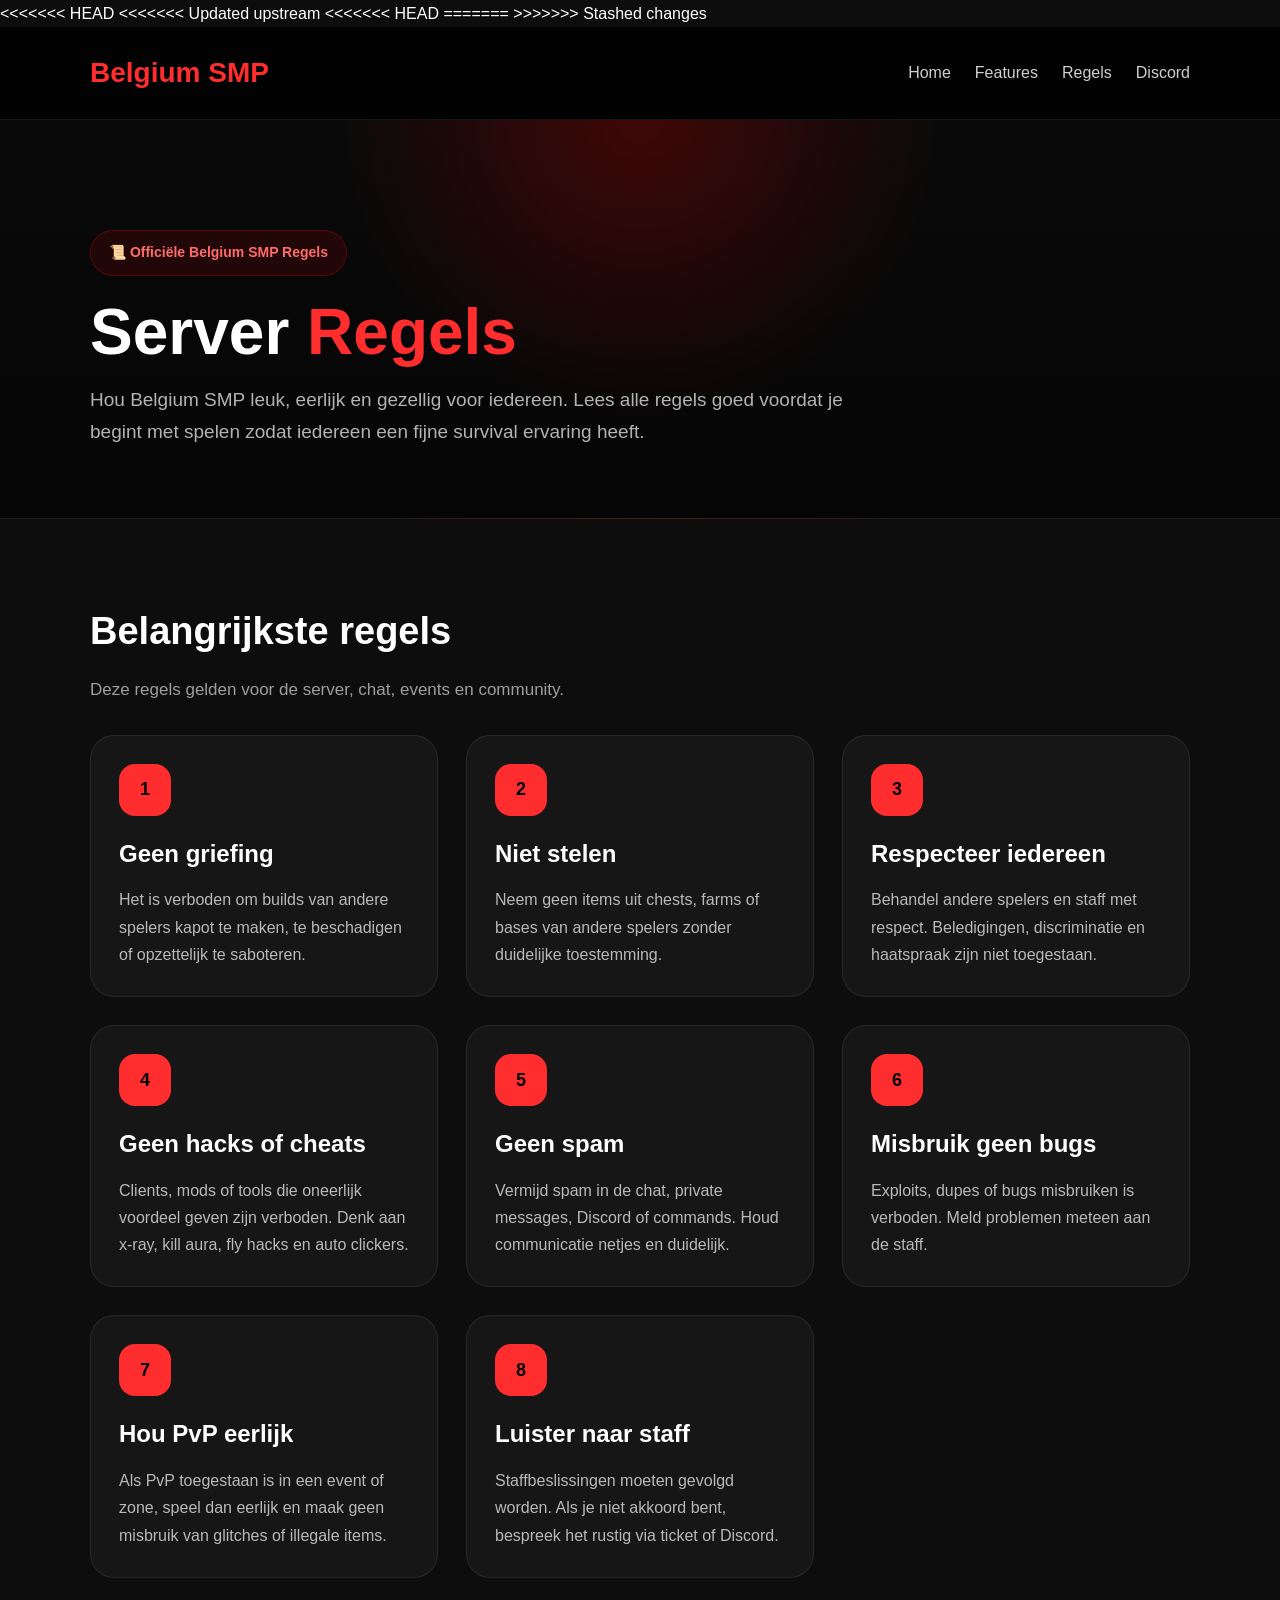
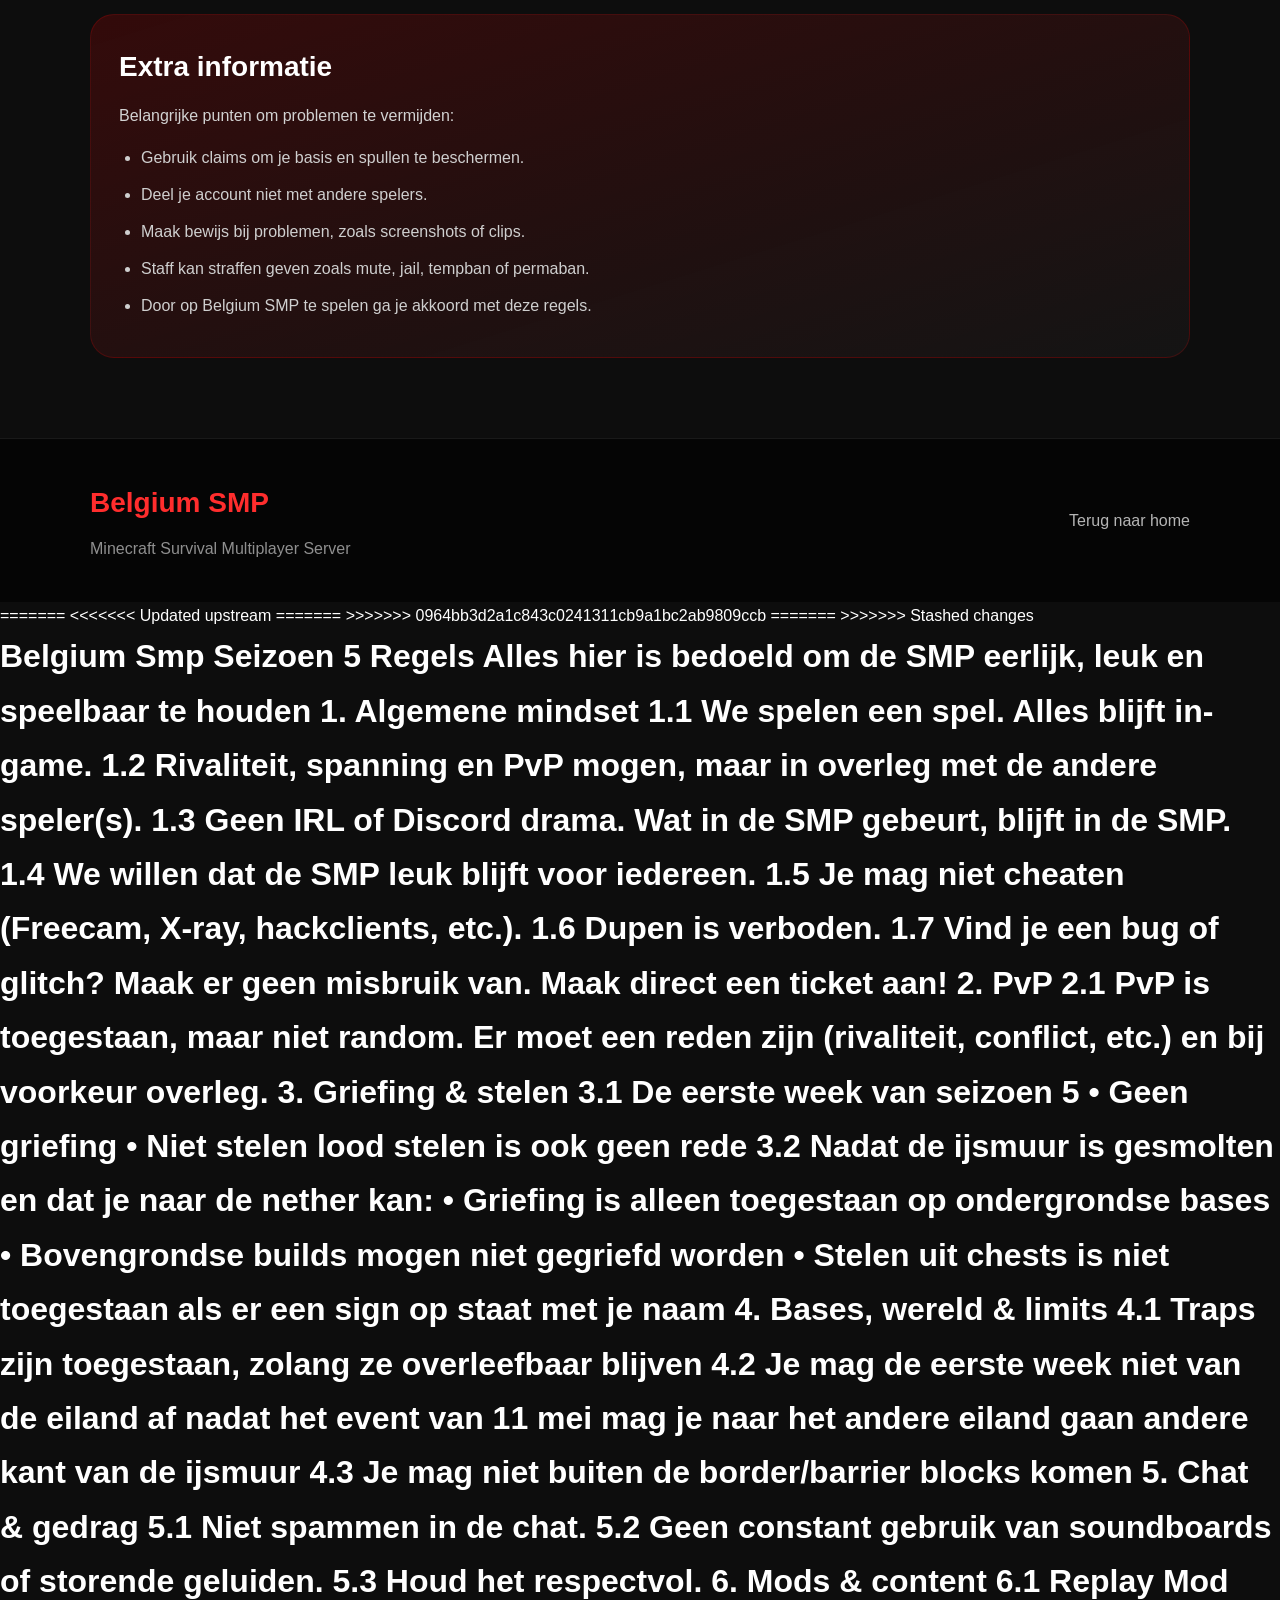
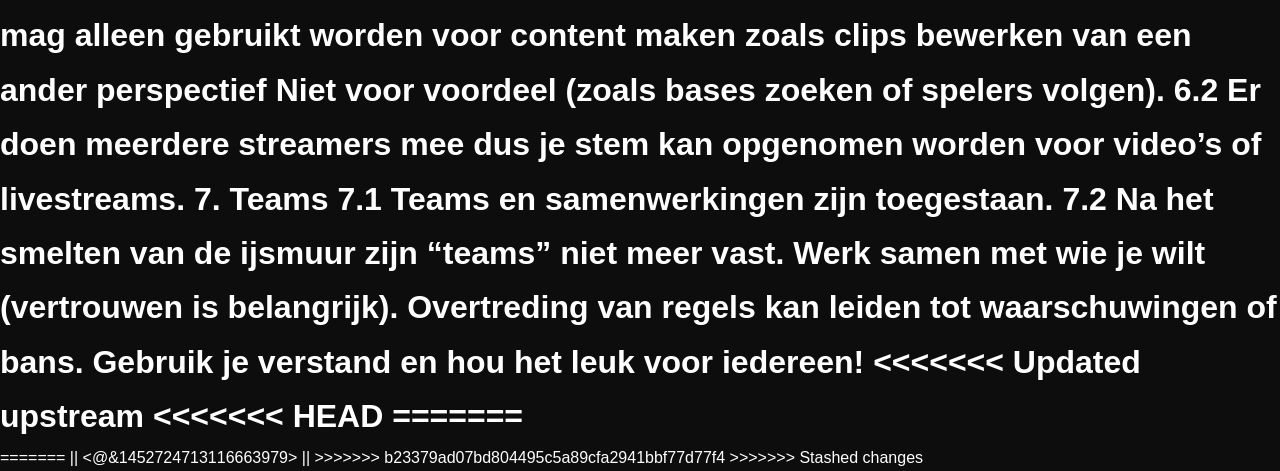
<file: regels.html>
<!DOCTYPE html>
<html lang="nl">
<head>
<<<<<<< HEAD
<<<<<<< Updated upstream
<<<<<<< HEAD
=======
>>>>>>> Stashed changes
  <meta charset="UTF-8" />
  <meta name="viewport" content="width=device-width, initial-scale=1.0" />
  <title>Belgium SMP | Regels</title>

  <link rel="preconnect" href="https://fonts.googleapis.com">
  <link rel="preconnect" href="https://fonts.gstatic.com" crossorigin>
  <link href="https://fonts.googleapis.com/css2?family=Inter:wght@400;500;700;800;900&display=swap" rel="stylesheet">

  <style>
    * {
      margin: 0;
      padding: 0;
      box-sizing: border-box;
    }

    html {
      scroll-behavior: smooth;
    }

    body {
      font-family: 'Inter', sans-serif;
      background: #050505;
      color: white;
      line-height: 1.7;
    }

    a {
      text-decoration: none;
      color: inherit;
    }

    .container {
      width: 90%;
      max-width: 1100px;
      margin: 0 auto;
    }

    header {
      position: sticky;
      top: 0;
      z-index: 1000;
      background: rgba(0, 0, 0, 0.82);
      backdrop-filter: blur(12px);
      border-bottom: 1px solid rgba(255,255,255,0.08);
    }

    nav {
      display: flex;
      justify-content: space-between;
      align-items: center;
      padding: 22px 0;
      gap: 20px;
    }

    .logo {
      font-size: 28px;
      font-weight: 900;
      color: #ff2d2d;
    }

    .nav-links {
      display: flex;
      gap: 24px;
      color: #cfcfcf;
      font-weight: 500;
      flex-wrap: wrap;
    }

    .nav-links a:hover {
      color: white;
    }

    .hero {
      padding: 110px 0 70px;
      background:
        radial-gradient(circle at top, rgba(255,0,0,0.22), transparent 40%),
        linear-gradient(to bottom, #0a0a0a, #050505);
      border-bottom: 1px solid rgba(255,255,255,0.08);
    }

    .badge {
      display: inline-block;
      padding: 10px 18px;
      background: rgba(255, 0, 0, 0.1);
      border: 1px solid rgba(255, 0, 0, 0.25);
      border-radius: 999px;
      margin-bottom: 24px;
      color: #ff6b6b;
      font-weight: 700;
      font-size: 14px;
    }

    .hero h1 {
      font-size: 64px;
      line-height: 1;
      font-weight: 900;
      margin-bottom: 20px;
    }

    .hero h1 span {
      color: #ff2d2d;
    }

    .hero p {
      max-width: 760px;
      color: #b3b3b3;
      font-size: 19px;
    }

    .section {
      padding: 80px 0;
    }

    .section-title {
      margin-bottom: 30px;
    }

    .section-title h2 {
      font-size: 38px;
      font-weight: 900;
      margin-bottom: 12px;
    }

    .section-title p {
      color: #9e9e9e;
      font-size: 17px;
    }

    .rules-grid {
      display: grid;
      grid-template-columns: repeat(auto-fit, minmax(320px, 1fr));
      gap: 28px;
    }

    .rule-card {
      background: rgba(255,255,255,0.04);
      border: 1px solid rgba(255,255,255,0.08);
      border-radius: 24px;
      padding: 28px;
      transition: 0.25s ease;
    }

    .rule-card:hover {
      transform: translateY(-4px);
      background: rgba(255,255,255,0.055);
    }

    .rule-number {
      width: 52px;
      height: 52px;
      border-radius: 16px;
      background: #ff2d2d;
      color: black;
      display: flex;
      align-items: center;
      justify-content: center;
      font-weight: 900;
      margin-bottom: 18px;
      font-size: 18px;
    }

    .rule-card h3 {
      font-size: 24px;
      margin-bottom: 12px;
    }

    .rule-card p {
      color: #b9b9b9;
      font-size: 16px;
    }

    .info-box {
      margin-top: 36px;
      padding: 28px;
      border-radius: 24px;
      background: linear-gradient(to bottom right, rgba(255,0,0,0.16), rgba(255,255,255,0.03));
      border: 1px solid rgba(255,0,0,0.18);
    }

    .info-box h3 {
      font-size: 28px;
      margin-bottom: 12px;
      font-weight: 900;
    }

    .info-box p {
      color: #d2d2d2;
      margin-bottom: 14px;
    }

    .info-box ul {
      margin-left: 22px;
      color: #cfcfcf;
    }

    .info-box li {
      margin-bottom: 10px;
    }

    footer {
      border-top: 1px solid rgba(255,255,255,0.08);
      padding: 40px 0;
      color: #8f8f8f;
      background: rgba(0,0,0,0.65);
    }

    .footer-content {
      display: flex;
      justify-content: space-between;
      gap: 20px;
      flex-wrap: wrap;
      align-items: center;
    }

    @media (max-width: 768px) {
      .hero h1 {
        font-size: 42px;
      }

      .section-title h2 {
        font-size: 30px;
      }

      .nav-links {
        display: none;
      }

      .hero p {
        font-size: 17px;
      }
    }
  </style>
</head>
<body>

  <header>
    <div class="container">
      <nav aria-label="Hoofdnavigatie">
        <div class="logo">Belgium SMP</div>

        <div class="nav-links">
          <a href="index.html">Home</a>
          <a href="index.html#features">Features</a>
          <a href="regels.html">Regels</a>
          <a href="index.html#discord">Discord</a>
        </div>
      </nav>
    </div>
  </header>

  <main>
    <section class="hero">
      <div class="container">
        <div class="badge">📜 Officiële Belgium SMP Regels</div>
        <h1>Server <span>Regels</span></h1>
        <p>
          Hou Belgium SMP leuk, eerlijk en gezellig voor iedereen. Lees alle regels goed
          voordat je begint met spelen zodat iedereen een fijne survival ervaring heeft.
        </p>
      </div>
    </section>

    <section class="section">
      <div class="container">
        <div class="section-title">
          <h2>Belangrijkste regels</h2>
          <p>Deze regels gelden voor de server, chat, events en community.</p>
        </div>

        <div class="rules-grid">
          <article class="rule-card">
            <div class="rule-number">1</div>
            <h3>Geen griefing</h3>
            <p>
              Het is verboden om builds van andere spelers kapot te maken, te beschadigen
              of opzettelijk te saboteren.
            </p>
          </article>

          <article class="rule-card">
            <div class="rule-number">2</div>
            <h3>Niet stelen</h3>
            <p>
              Neem geen items uit chests, farms of bases van andere spelers zonder duidelijke toestemming.
            </p>
          </article>

          <article class="rule-card">
            <div class="rule-number">3</div>
            <h3>Respecteer iedereen</h3>
            <p>
              Behandel andere spelers en staff met respect. Beledigingen, discriminatie en haatspraak
              zijn niet toegestaan.
            </p>
          </article>

          <article class="rule-card">
            <div class="rule-number">4</div>
            <h3>Geen hacks of cheats</h3>
            <p>
              Clients, mods of tools die oneerlijk voordeel geven zijn verboden. Denk aan x-ray,
              kill aura, fly hacks en auto clickers.
            </p>
          </article>

          <article class="rule-card">
            <div class="rule-number">5</div>
            <h3>Geen spam</h3>
            <p>
              Vermijd spam in de chat, private messages, Discord of commands. Houd communicatie netjes en duidelijk.
            </p>
          </article>

          <article class="rule-card">
            <div class="rule-number">6</div>
            <h3>Misbruik geen bugs</h3>
            <p>
              Exploits, dupes of bugs misbruiken is verboden. Meld problemen meteen aan de staff.
            </p>
          </article>

          <article class="rule-card">
            <div class="rule-number">7</div>
            <h3>Hou PvP eerlijk</h3>
            <p>
              Als PvP toegestaan is in een event of zone, speel dan eerlijk en maak geen misbruik
              van glitches of illegale items.
            </p>
          </article>

          <article class="rule-card">
            <div class="rule-number">8</div>
            <h3>Luister naar staff</h3>
            <p>
              Staffbeslissingen moeten gevolgd worden. Als je niet akkoord bent, bespreek het rustig via ticket of Discord.
            </p>
          </article>
        </div>

        <aside class="info-box">
          <h3>Extra informatie</h3>
          <p>Belangrijke punten om problemen te vermijden:</p>

          <ul>
            <li>Gebruik claims om je basis en spullen te beschermen.</li>
            <li>Deel je account niet met andere spelers.</li>
            <li>Maak bewijs bij problemen, zoals screenshots of clips.</li>
            <li>Staff kan straffen geven zoals mute, jail, tempban of permaban.</li>
            <li>Door op Belgium SMP te spelen ga je akkoord met deze regels.</li>
          </ul>
        </aside>
      </div>
    </section>
  </main>

  <footer>
    <div class="container footer-content">
      <div>
        <div class="logo">Belgium SMP</div>
        <p style="margin-top: 8px;">Minecraft Survival Multiplayer Server</p>
      </div>

      <div>
        <a href="index.html" style="color: #b5b5b5;">Terug naar home</a>
      </div>
    </div>
  </footer>

=======
<<<<<<< Updated upstream
=======
>>>>>>> 0964bb3d2a1c843c0241311cb9a1bc2ab9809ccb
=======
>>>>>>> Stashed changes
    <meta charset="UTF-8">
    <title>Belgium SMP</title>
    <style>

body {
    margin: 0;
    font-family: Arial, Helvetica, sans-serif;
    background-color: #0d0d0d;
    color: white;
}

.head {
    text-align: center;
    padding: 40px 20px;
    background: linear-gradient(black, #1a1a1a);
}

.head-img {
    width: 80%;
    max-width: 900px;
    border: 4px solid #ffd900;
    border-radius: 10px;
}

.head h1 {
    color: #ffd900;
    font-size: 48px;
    margin-top: 20px;
}
</style>
</head>
<body>
<h1>
    Belgium Smp Seizoen 5 Regels
Alles hier is bedoeld om de SMP eerlijk, leuk en speelbaar te houden
1. Algemene mindset
1.1
We spelen een spel. Alles blijft in-game.
1.2
Rivaliteit, spanning en PvP mogen, maar in overleg met de andere speler(s).
1.3
Geen IRL of Discord drama. Wat in de SMP gebeurt, blijft in de SMP.
1.4
We willen dat de SMP leuk blijft voor iedereen.
1.5
Je mag niet cheaten (Freecam, X-ray, hackclients, etc.).
1.6
Dupen is verboden.
1.7
Vind je een bug of glitch? Maak er geen misbruik van.
Maak direct een ticket aan! 
2. PvP
2.1
PvP is toegestaan, maar niet random.
Er moet een reden zijn (rivaliteit, conflict, etc.) en bij voorkeur overleg.
 
3. Griefing & stelen
3.1
De eerste week van seizoen 5
•    Geen griefing
•    Niet stelen lood stelen is ook geen rede
3.2
Nadat de ijsmuur is gesmolten en dat je naar de nether kan:
•    Griefing is alleen toegestaan op ondergrondse bases
•    Bovengrondse builds mogen niet gegriefd worden
•    Stelen uit chests is niet toegestaan als er een sign op staat met je naam
 
4. Bases, wereld & limits
4.1
Traps zijn toegestaan, zolang ze overleefbaar blijven
4.2
Je mag de eerste week niet van de eiland af nadat het event van 11 mei mag je naar het andere eiland gaan andere kant van de ijsmuur
4.3
 Je mag niet buiten de border/barrier blocks komen
 
5. Chat & gedrag
5.1
Niet spammen in de chat.
5.2
Geen constant gebruik van soundboards of storende geluiden.
5.3
Houd het respectvol.
 
6. Mods & content
6.1
Replay Mod mag alleen gebruikt worden voor content maken zoals clips bewerken van een ander perspectief
Niet voor voordeel (zoals bases zoeken of spelers volgen).
6.2
Er doen meerdere streamers mee dus je stem kan opgenomen worden voor video’s of livestreams.
 
7. Teams
7.1
Teams en samenwerkingen zijn toegestaan.
7.2
Na het smelten van de ijsmuur zijn “teams” niet meer vast.
Werk samen met wie je wilt (vertrouwen is belangrijk).
 
Overtreding van regels kan leiden tot waarschuwingen of bans.
Gebruik je verstand en hou het leuk voor iedereen!
<<<<<<< Updated upstream
<<<<<<< HEAD
=======

</h1>
=======
|| <@&1452724713116663979> ||
</h1>
>>>>>>> b23379ad07bd804495c5a89cfa2941bbf77d77f4
>>>>>>> Stashed changes
</body>
</html>
</file>
